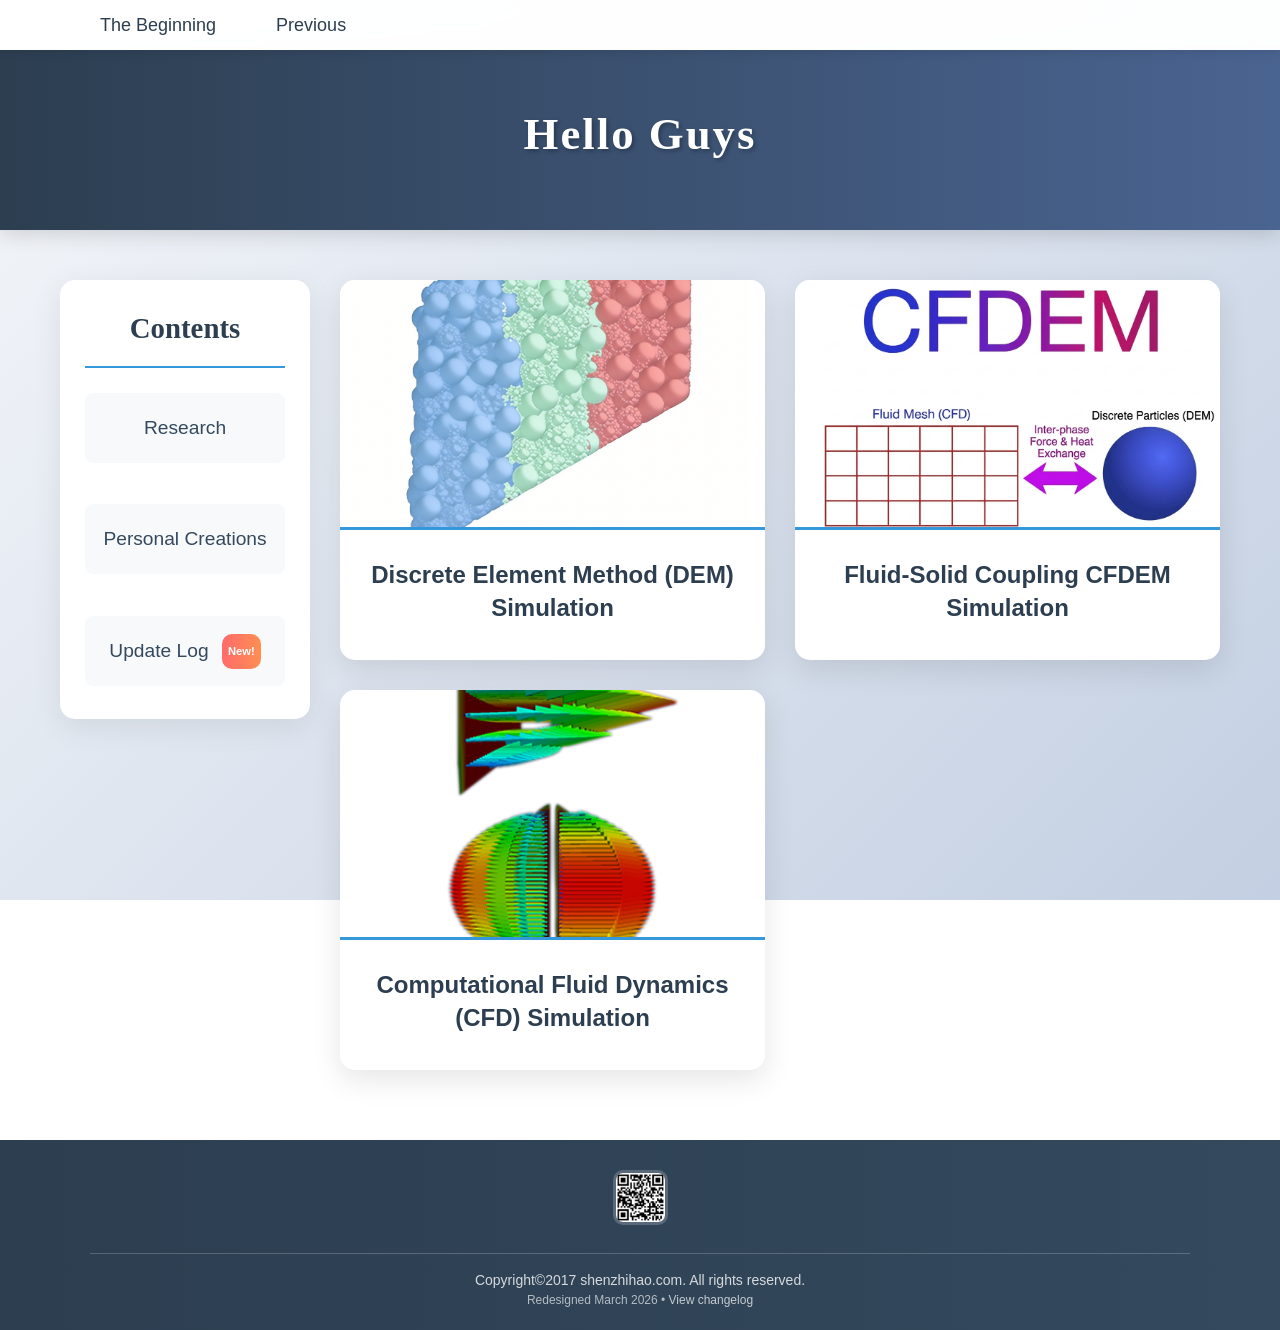
<file: index.html>
﻿<!DOCTYPE html>
<html lang="en">
<head>
    <meta charset="UTF-8">
    <meta name="viewport" content="width=device-width, initial-scale=1.0">
    <meta name="description" content="Research notes and personal creations by Shen Zhihao">
    <title>Shen Zhihao - Research Notes</title>
    <link rel="stylesheet" type="text/css" href="css/General_Setting.css">
    <link rel="stylesheet" type="text/css" href="css/index.css">
</head>
<body>
<div class="head">
    <div class="head_container">
        <ul class="index">
            <li class="index_li">
                <a class="link" href="index.html">The Beginning</a>
            </li>
            <li class="index_li">
                <a class="link" href="html/review.html">Previous</a>
            </li>
        </ul>
    </div>
</div>
<div class="top">
    <div class="top_container">
        <p class="blog_name">Hello Guys</p>
    </div>
</div>
<div class="body">
    <div class="body_left">
        <div class="Tags">
            <p class="Tag_name">Contents</p>
            <a class="Tag_link" href="html/myResearch.html">Research</a>
            <br/>
            <a class="Tag_link" href="html/myCreation.html">Personal Creations</a>
            <br/>
            <a class="Tag_link" href="html/updates.html">Update Log <span class="new-badge">New!</span></a>

        </div>
    </div>
    <div class="body_right">
        <div class="article">
            <a href="html/review.html">
                <img class="article_img" src="img/dem.png" alt="DEM_simulation">
                <p class="article_title">Discrete Element Method (DEM) Simulation</p>
            </a>
        </div>
        <div class="article">
            <a href="html/review.html">
                <img class="article_img" src="img/cfdemCover.jpg" alt="DEM_simulation">
                <p class="article_title">Fluid-Solid Coupling CFDEM Simulation</p>
            </a>
        </div>
        <div class="article">
            <a href="html/cfd.html">
                <img class="article_img" src="img/cfd.png" alt="DEM_simulation">
                <p class="article_title">Computational Fluid Dynamics (CFD) Simulation</p>
            </a>
        </div>
    </div>
</div>
<div class="footing">
    <div class="footing_container">
        <div class="footing_message" align="center">
            <img id="QR_Code" src="img/myQrCode.png" alt="QR Code" width="55" height="55">
        </div>
        <div class="copyright">
            <p>Copyright©2017 shenzhihao.com. All rights reserved.</p>
            <p style="font-size: 12px; opacity: 0.8;">Redesigned March 2026 • <a href="html/updates.html" style="color: rgba(255,255,255,0.9);">View changelog</a></p>
        </div>
    </div>
</div>
</body>
</html>
</file>
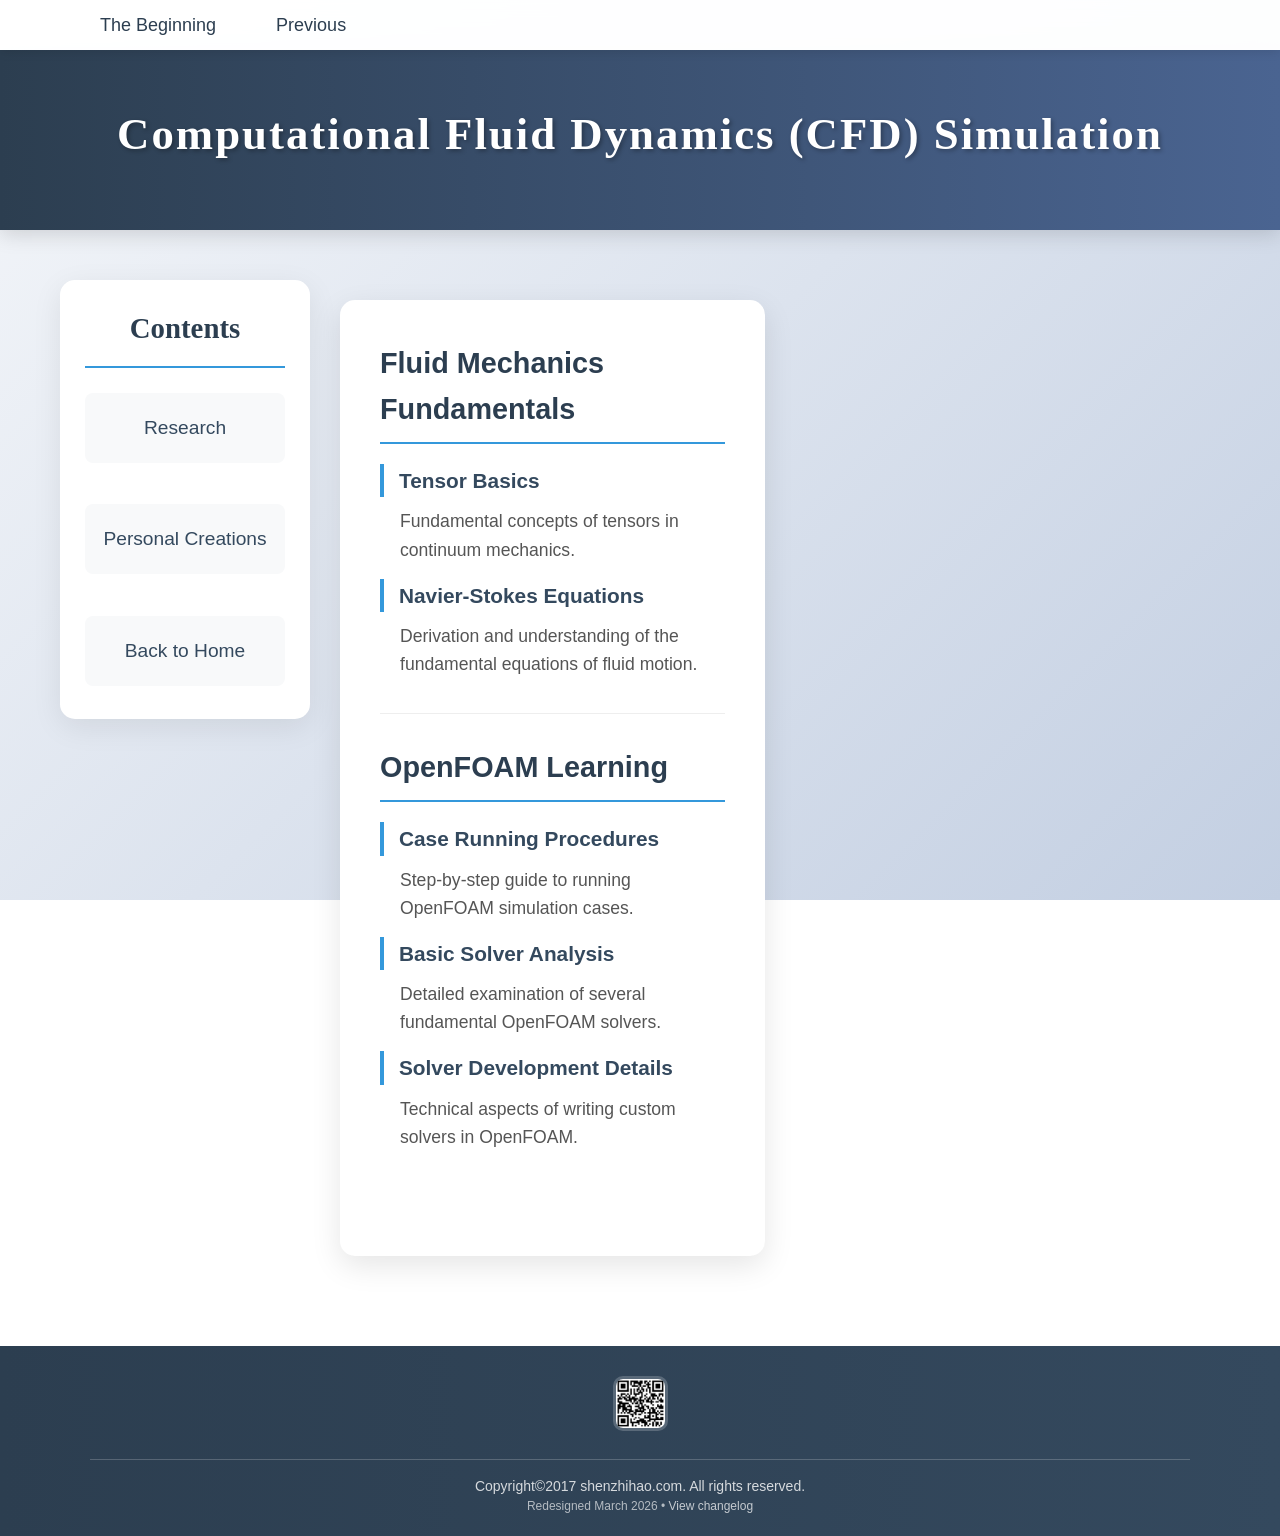
<file: html/cfd.html>
﻿<!DOCTYPE html>
<html lang="en">
<head>
    <meta charset="UTF-8">
    <meta name="viewport" content="width=device-width, initial-scale=1.0">
    <meta name="description" content="Computational Fluid Dynamics (CFD) simulation resources and OpenFOAM learning - Shen Zhihao's Research Notes">
    <title>Computational Fluid Dynamics - Shen Zhihao</title>
    <link rel="stylesheet" type="text/css" href="../css/General_Setting.css">
    <link rel="stylesheet" type="text/css" href="../css/index.css">
</head>
<body>
<div class="head">
    <div class="head_container">
        <ul class="index">
            <li class="index_li">
                <a class="link" href="../index.html">The Beginning</a>
            </li>
            <li class="index_li">
                <a class="link" href="review.html">Previous</a>
            </li>
        </ul>
    </div>
</div>
<div class="top">
    <div class="top_container">
        <p class="blog_name">Computational Fluid Dynamics (CFD) Simulation</p>
    </div>
</div>
<div class="body">
    <div class="body_left">
        <div class="Tags">
            <p class="Tag_name">Contents</p>
            <a class="Tag_link" href="myResearch.html">Research</a>
            <br/>
            <a class="Tag_link" href="myCreation.html">Personal Creations</a>
            <br/>
            <a class="Tag_link" href="../index.html">Back to Home</a>
        </div>
    </div>
    <div class="body_right">
        <div class="cfd-content">
            <div class="cfd-section">
                <h2 class="cfd-section-title">Fluid Mechanics Fundamentals</h2>
                <h3 class="cfd-topic">Tensor Basics</h3>
                <p>Fundamental concepts of tensors in continuum mechanics.</p>
                <h3 class="cfd-topic">Navier-Stokes Equations</h3>
                <p>Derivation and understanding of the fundamental equations of fluid motion.</p>
            </div>
            <div class="cfd-section">
                <h2 class="cfd-section-title">OpenFOAM Learning</h2>
                <h3 class="cfd-topic">Case Running Procedures</h3>
                <p>Step-by-step guide to running OpenFOAM simulation cases.</p>
                <h3 class="cfd-topic">Basic Solver Analysis</h3>
                <p>Detailed examination of several fundamental OpenFOAM solvers.</p>
                <h3 class="cfd-topic">Solver Development Details</h3>
                <p>Technical aspects of writing custom solvers in OpenFOAM.</p>
            </div>
        </div>
    </div>
</div>
<style>
    .cfd-content {
        background: white;
        border-radius: 15px;
        padding: 40px;
        box-shadow: 0 10px 30px rgba(0, 0, 0, 0.1);
        margin: 20px auto;
        max-width: 1000px;
        animation: fadeInUp 0.6s ease-out;
    }

    .cfd-section {
        margin-bottom: 30px;
        padding-bottom: 20px;
        border-bottom: 1px solid #eee;
    }

    .cfd-section:last-child {
        border-bottom: none;
    }

    .cfd-section-title {
        font-size: 1.8rem;
        color: #2c3e50;
        font-weight: 700;
        margin-bottom: 20px;
        padding-bottom: 10px;
        border-bottom: 2px solid #3498db;
    }

    .cfd-topic {
        font-size: 1.3rem;
        color: #34495e;
        font-weight: 600;
        margin: 15px 0 10px;
        padding-left: 15px;
        border-left: 4px solid #3498db;
    }

    .cfd-content p {
        font-size: 1.1rem;
        line-height: 1.6;
        color: #555;
        margin-bottom: 15px;
        padding-left: 20px;
    }

    .cfd-page {
        display: block !important;
        grid-template-columns: none !important;
    }
</style>
<div class="footing">
    <div class="footing_container">
        <div class="footing_message" align="center">
            <img id="QR_Code" src="../img/myQrCode.png" alt="QR Code" width="55" height="55">
        </div>
        <div class="copyright">
            <p>Copyright©2017 shenzhihao.com. All rights reserved.</p>
            <p style="font-size: 12px; opacity: 0.8;">Redesigned March 2026 • <a href="updates.html" style="color: rgba(255,255,255,0.9);">View changelog</a></p>
        </div>
    </div>
</div>
</body>
</html>
</file>
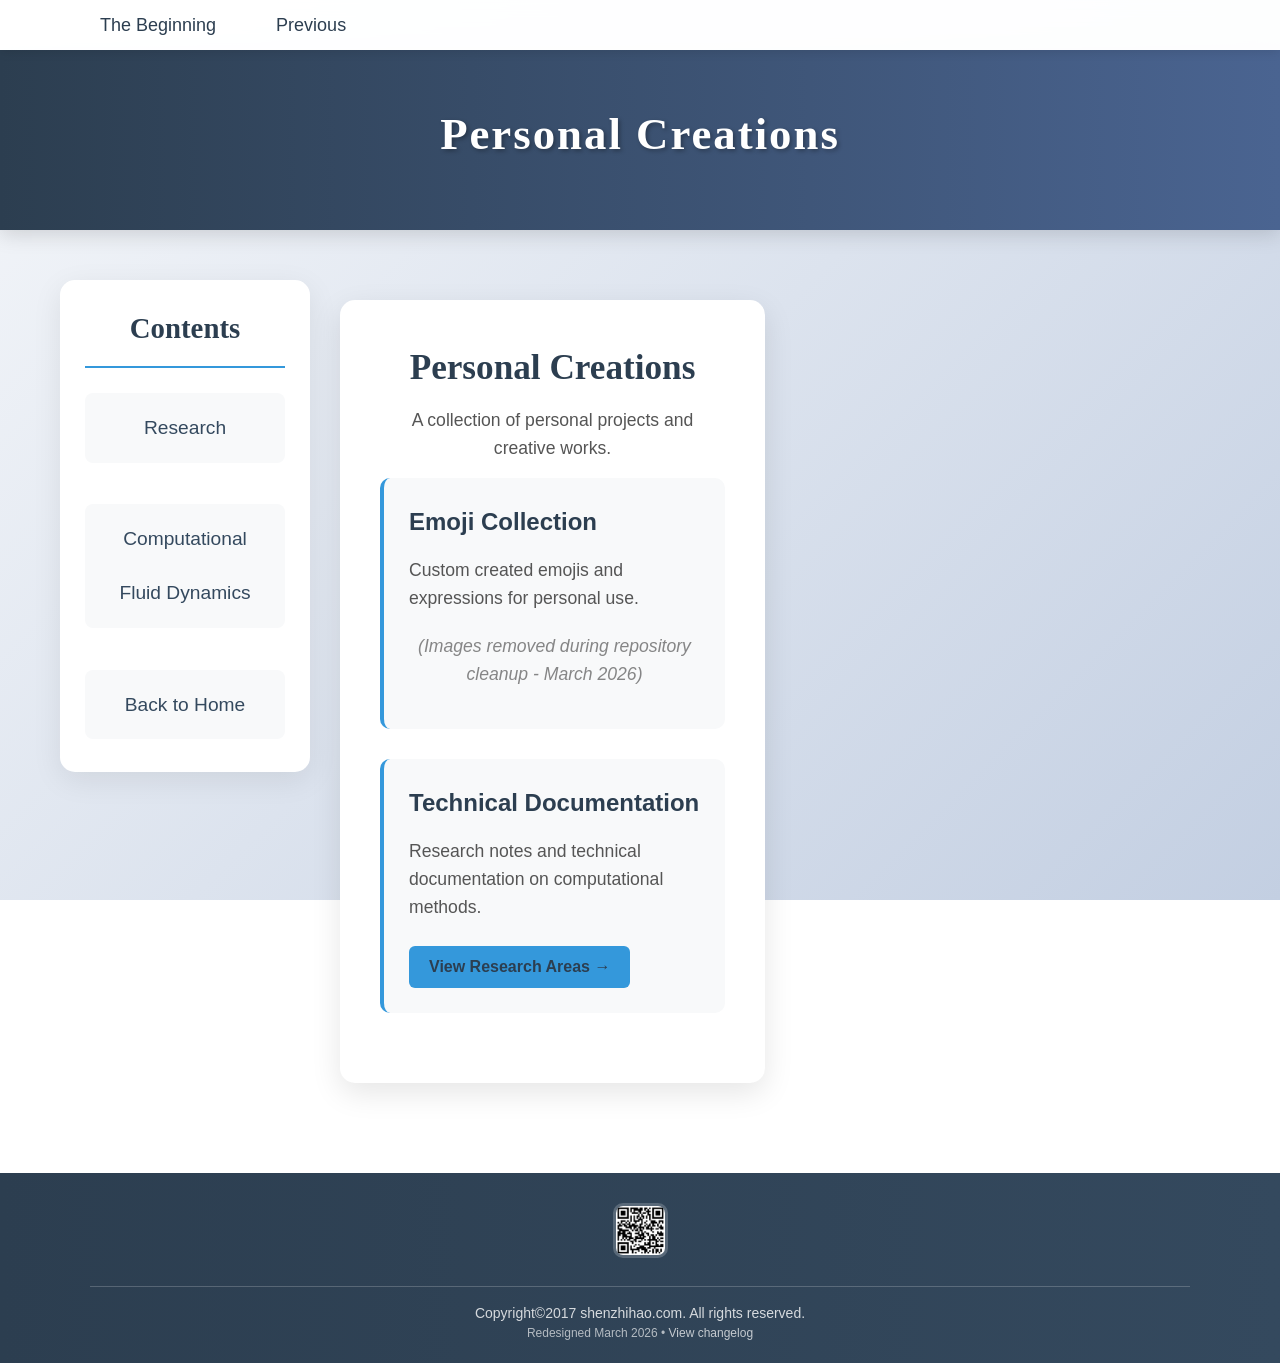
<file: html/myCreation.html>
﻿<!DOCTYPE html>
<html lang="en">
<head>
    <meta charset="UTF-8">
    <meta name="viewport" content="width=device-width, initial-scale=1.0">
    <meta name="description" content="Personal creations and projects - Shen Zhihao's Research Notes">
    <title>Personal Creations - Shen Zhihao</title>
    <link rel="stylesheet" type="text/css" href="../css/General_Setting.css">
    <link rel="stylesheet" type="text/css" href="../css/index.css">
</head>
<body>
<div class="head">
    <div class="head_container">
        <ul class="index">
            <li class="index_li">
                <a class="link" href="../index.html">The Beginning</a>
            </li>
            <li class="index_li">
                <a class="link" href="review.html">Previous</a>
            </li>
        </ul>
    </div>
</div>
<div class="top">
    <div class="top_container">
        <p class="blog_name">Personal Creations</p>
    </div>
</div>
<div class="body">
    <div class="body_left">
        <div class="Tags">
            <p class="Tag_name">Contents</p>
            <a class="Tag_link" href="myResearch.html">Research</a>
            <br/>
            <a class="Tag_link" href="cfd.html">Computational Fluid Dynamics</a>
            <br/>
            <a class="Tag_link" href="../index.html">Back to Home</a>
        </div>
    </div>
    <div class="body_right">
        <div class="creations-content">
            <h2 class="creations-title">Personal Creations</h2>
            <p class="creations-description">A collection of personal projects and creative works.</p>

            <div class="creations-section">
                <h3 class="creations-section-title">Emoji Collection</h3>
                <p>Custom created emojis and expressions for personal use.</p>
                <p style="text-align: center; opacity: 0.7; font-style: italic; margin-top: 20px;">
                    (Images removed during repository cleanup - March 2026)
                </p>
            </div>


            <div class="creations-section">
                <h3 class="creations-section-title">Technical Documentation</h3>
                <p>Research notes and technical documentation on computational methods.</p>
                <a href="myResearch.html" class="creations-link">View Research Areas →</a>
            </div>
        </div>
    </div>
</div>
<style>
    .creations-content {
        background: white;
        border-radius: 15px;
        padding: 40px;
        box-shadow: 0 10px 30px rgba(0, 0, 0, 0.1);
        margin: 20px auto;
        max-width: 1000px;
        animation: fadeInUp 0.6s ease-out;
    }

    .creations-title {
        font-size: 2.2rem;
        color: #2c3e50;
        font-weight: 700;
        margin-bottom: 10px;
        text-align: center;
        font-family: 'Georgia', serif;
    }

    .creations-description {
        font-size: 1.2rem;
        color: #7f8c8d;
        text-align: center;
        margin-bottom: 40px;
    }

    .creations-section {
        margin-bottom: 30px;
        padding: 25px;
        background: #f8f9fa;
        border-radius: 10px;
        border-left: 4px solid #3498db;
    }

    .creations-section-title {
        font-size: 1.5rem;
        color: #2c3e50;
        font-weight: 600;
        margin-bottom: 15px;
    }

    .creations-content p {
        font-size: 1.1rem;
        line-height: 1.6;
        color: #555;
        margin-bottom: 15px;
    }

    .creations-link {
        display: inline-block;
        margin-top: 10px;
        padding: 8px 20px;
        background: #3498db;
        color: white;
        text-decoration: none;
        border-radius: 6px;
        font-weight: 600;
        transition: all 0.3s ease;
    }

    .creations-link:hover {
        background: #2980b9;
        transform: translateY(-2px);
        box-shadow: 0 4px 12px rgba(52, 152, 219, 0.3);
    }

    .creations-page {
        display: block !important;
        grid-template-columns: none !important;
    }
</style>
<div class="footing">
    <div class="footing_container">
        <div class="footing_message" align="center">
            <img id="QR_Code" src="../img/myQrCode.png" alt="QR Code" width="55" height="55">
        </div>
        <div class="copyright">
            <p>Copyright©2017 shenzhihao.com. All rights reserved.</p>
            <p style="font-size: 12px; opacity: 0.8;">Redesigned March 2026 • <a href="updates.html" style="color: rgba(255,255,255,0.9);">View changelog</a></p>
        </div>
    </div>
</div>
</body>
</html>
</file>
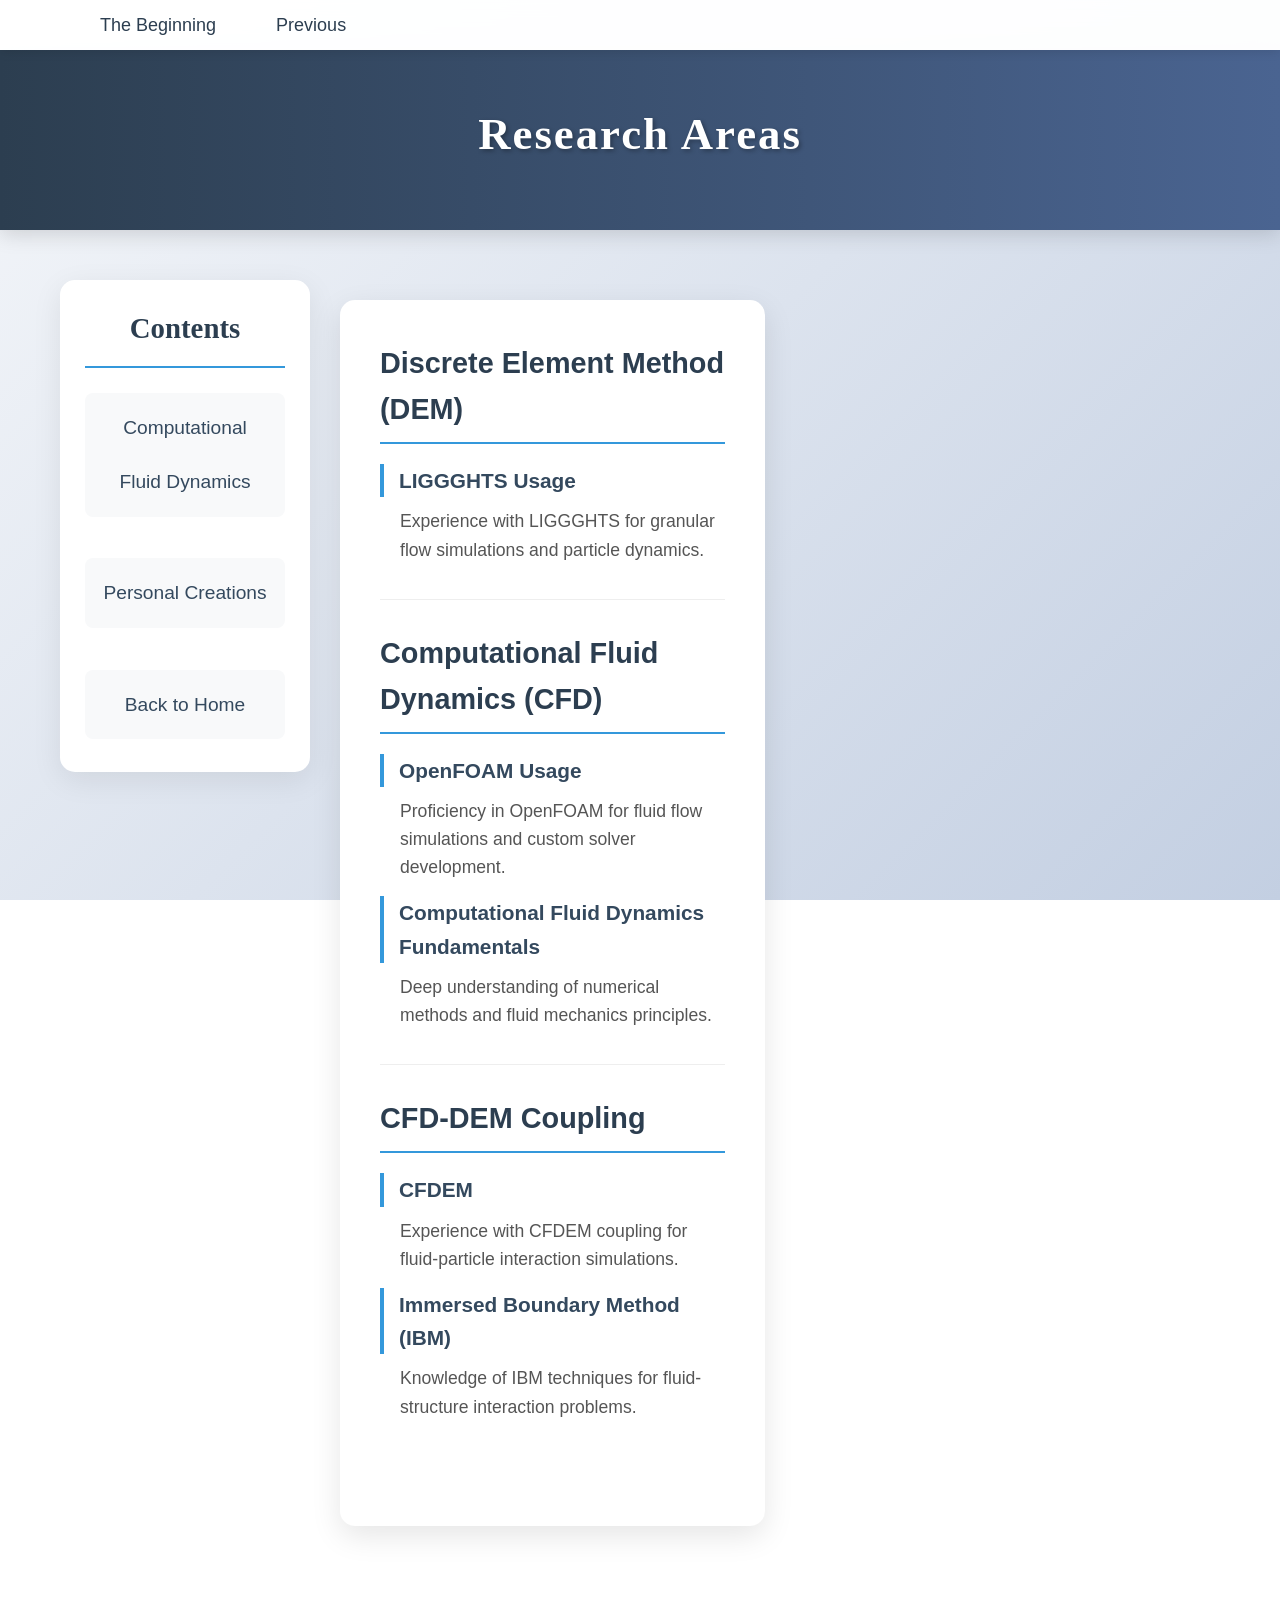
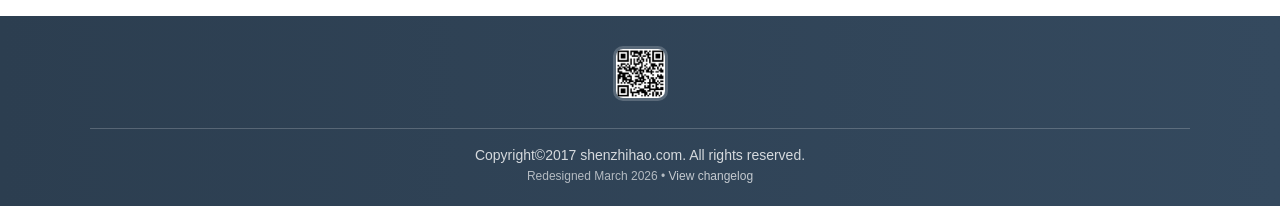
<file: html/myResearch.html>
﻿<!DOCTYPE html>
<html lang="en">
<head>
    <meta charset="UTF-8">
    <meta name="viewport" content="width=device-width, initial-scale=1.0">
    <meta name="description" content="Research areas including DEM, CFD, and CFD-DEM coupling - Shen Zhihao's Research Notes">
    <title>Research Areas - Shen Zhihao</title>
    <link rel="stylesheet" type="text/css" href="../css/General_Setting.css">
    <link rel="stylesheet" type="text/css" href="../css/index.css">
</head>
<body>
<div class="head">
    <div class="head_container">
        <ul class="index">
            <li class="index_li">
                <a class="link" href="../index.html">The Beginning</a>
            </li>
            <li class="index_li">
                <a class="link" href="review.html">Previous</a>
            </li>
        </ul>
    </div>
</div>
<div class="top">
    <div class="top_container">
        <p class="blog_name">Research Areas</p>
    </div>
</div>
<div class="body">
    <div class="body_left">
        <div class="Tags">
            <p class="Tag_name">Contents</p>
            <a class="Tag_link" href="cfd.html">Computational Fluid Dynamics</a>
            <br/>
            <a class="Tag_link" href="myCreation.html">Personal Creations</a>
            <br/>
            <a class="Tag_link" href="../index.html">Back to Home</a>
        </div>
    </div>
    <div class="body_right">
        <div class="research-content">
            <div class="research-section">
                <h2 class="research-section-title">Discrete Element Method (DEM)</h2>
                <h3 class="research-topic">LIGGGHTS Usage</h3>
                <p>Experience with LIGGGHTS for granular flow simulations and particle dynamics.</p>
            </div>
            <div class="research-section">
                <h2 class="research-section-title">Computational Fluid Dynamics (CFD)</h2>
                <h3 class="research-topic">OpenFOAM Usage</h3>
                <p>Proficiency in OpenFOAM for fluid flow simulations and custom solver development.</p>
                <h3 class="research-topic">Computational Fluid Dynamics Fundamentals</h3>
                <p>Deep understanding of numerical methods and fluid mechanics principles.</p>
            </div>
            <div class="research-section">
                <h2 class="research-section-title">CFD-DEM Coupling</h2>
                <h3 class="research-topic">CFDEM</h3>
                <p>Experience with CFDEM coupling for fluid-particle interaction simulations.</p>
                <h3 class="research-topic">Immersed Boundary Method (IBM)</h3>
                <p>Knowledge of IBM techniques for fluid-structure interaction problems.</p>
            </div>
        </div>
    </div>
</div>
<style>
    .research-content {
        background: white;
        border-radius: 15px;
        padding: 40px;
        box-shadow: 0 10px 30px rgba(0, 0, 0, 0.1);
        margin: 20px auto;
        max-width: 1000px;
        animation: fadeInUp 0.6s ease-out;
    }

    .research-section {
        margin-bottom: 30px;
        padding-bottom: 20px;
        border-bottom: 1px solid #eee;
    }

    .research-section:last-child {
        border-bottom: none;
    }

    .research-section-title {
        font-size: 1.8rem;
        color: #2c3e50;
        font-weight: 700;
        margin-bottom: 20px;
        padding-bottom: 10px;
        border-bottom: 2px solid #3498db;
    }

    .research-topic {
        font-size: 1.3rem;
        color: #34495e;
        font-weight: 600;
        margin: 15px 0 10px;
        padding-left: 15px;
        border-left: 4px solid #3498db;
    }

    .research-content p {
        font-size: 1.1rem;
        line-height: 1.6;
        color: #555;
        margin-bottom: 15px;
        padding-left: 20px;
    }

    .research-page {
        display: block !important;
        grid-template-columns: none !important;
    }
</style>
<div class="footing">
    <div class="footing_container">
        <div class="footing_message" align="center">
            <img id="QR_Code" src="../img/myQrCode.png" alt="QR Code" width="55" height="55">
        </div>
        <div class="copyright">
            <p>Copyright©2017 shenzhihao.com. All rights reserved.</p>
            <p style="font-size: 12px; opacity: 0.8;">Redesigned March 2026 • <a href="updates.html" style="color: rgba(255,255,255,0.9);">View changelog</a></p>
        </div>
    </div>
</div>
</body>
</html>
</file>
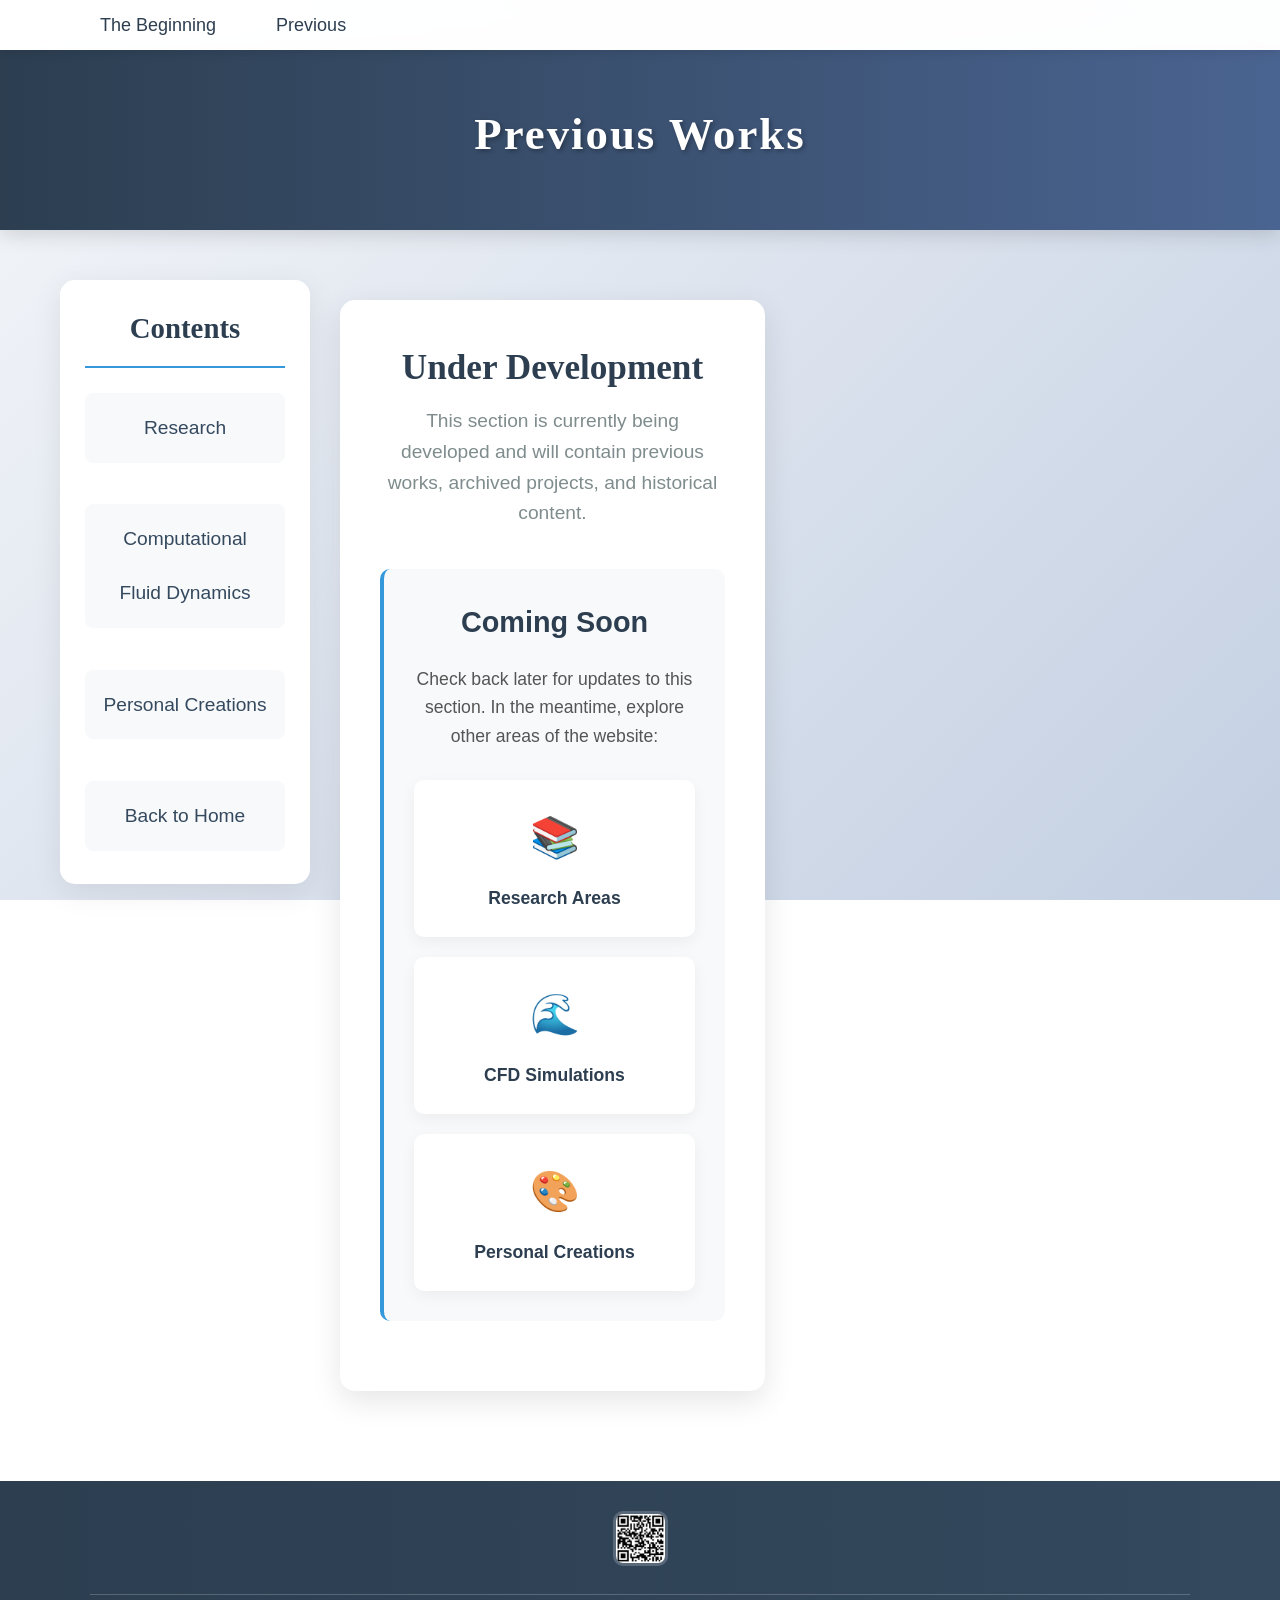
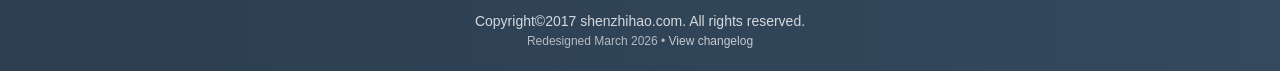
<file: html/review.html>
<!DOCTYPE html>
<html lang="en">
<head>
    <meta charset="UTF-8">
    <meta name="viewport" content="width=device-width, initial-scale=1.0">
    <meta name="description" content="Previous works and archived projects - Shen Zhihao's Research Notes">
    <title>Previous Works - Shen Zhihao</title>
    <link rel="stylesheet" type="text/css" href="../css/General_Setting.css">
    <link rel="stylesheet" type="text/css" href="../css/index.css">
</head>
<body>
<div class="head">
    <div class="head_container">
        <ul class="index">
            <li class="index_li">
                <a class="link" href="../index.html">The Beginning</a>
            </li>
            <li class="index_li">
                <a class="link" href="review.html">Previous</a>
            </li>
        </ul>
    </div>
</div>
<div class="top">
    <div class="top_container">
        <p class="blog_name">Previous Works</p>
    </div>
</div>
<div class="body">
    <div class="body_left">
        <div class="Tags">
            <p class="Tag_name">Contents</p>
            <a class="Tag_link" href="myResearch.html">Research</a>
            <br/>
            <a class="Tag_link" href="cfd.html">Computational Fluid Dynamics</a>
            <br/>
            <a class="Tag_link" href="myCreation.html">Personal Creations</a>
            <br/>
            <a class="Tag_link" href="../index.html">Back to Home</a>
        </div>
    </div>
    <div class="body_right">
        <div class="review-content">
            <h2 class="review-title">Under Development</h2>
            <p class="review-description">This section is currently being developed and will contain previous works, archived projects, and historical content.</p>

            <div class="review-section">
                <h3 class="review-section-title">Coming Soon</h3>
                <p>Check back later for updates to this section. In the meantime, explore other areas of the website:</p>

                <div class="review-links">
                    <a href="myResearch.html" class="review-link">
                        <span class="link-icon">📚</span>
                        <span class="link-text">Research Areas</span>
                    </a>
                    <a href="cfd.html" class="review-link">
                        <span class="link-icon">🌊</span>
                        <span class="link-text">CFD Simulations</span>
                    </a>
                    <a href="myCreation.html" class="review-link">
                        <span class="link-icon">🎨</span>
                        <span class="link-text">Personal Creations</span>
                    </a>
                </div>
            </div>
        </div>
    </div>
</div>
<style>
    .review-content {
        background: white;
        border-radius: 15px;
        padding: 40px;
        box-shadow: 0 10px 30px rgba(0, 0, 0, 0.1);
        margin: 20px auto;
        max-width: 1000px;
        animation: fadeInUp 0.6s ease-out;
    }

    .review-title {
        font-size: 2.2rem;
        color: #2c3e50;
        font-weight: 700;
        margin-bottom: 10px;
        text-align: center;
        font-family: 'Georgia', serif;
    }

    .review-description {
        font-size: 1.2rem;
        color: #7f8c8d;
        text-align: center;
        margin-bottom: 40px;
    }

    .review-section {
        margin-bottom: 30px;
        padding: 30px;
        background: #f8f9fa;
        border-radius: 10px;
        border-left: 4px solid #3498db;
        text-align: center;
    }

    .review-section-title {
        font-size: 1.8rem;
        color: #2c3e50;
        font-weight: 600;
        margin-bottom: 20px;
    }

    .review-section p {
        font-size: 1.1rem;
        line-height: 1.6;
        color: #555;
        margin-bottom: 30px;
    }

    .review-links {
        display: grid;
        grid-template-columns: repeat(auto-fit, minmax(200px, 1fr));
        gap: 20px;
        margin-top: 30px;
    }

    .review-link {
        display: flex;
        flex-direction: column;
        align-items: center;
        padding: 25px 20px;
        background: white;
        border-radius: 10px;
        text-decoration: none;
        color: #2c3e50;
        transition: all 0.3s ease;
        box-shadow: 0 5px 15px rgba(0, 0, 0, 0.05);
    }

    .review-link:hover {
        transform: translateY(-5px);
        box-shadow: 0 10px 25px rgba(0, 0, 0, 0.1);
        color: #3498db;
    }

    .link-icon {
        font-size: 2.5rem;
        margin-bottom: 15px;
    }

    .link-text {
        font-size: 1.1rem;
        font-weight: 600;
    }

    .review-page {
        display: block !important;
        grid-template-columns: none !important;
    }
</style>
<div class="footing">
    <div class="footing_container">
        <div class="footing_message" align="center">
            <img id="QR_Code" src="../img/myQrCode.png" alt="QR Code" width="55" height="55">
        </div>
        <div class="copyright">
            <p>Copyright©2017 shenzhihao.com. All rights reserved.</p>
            <p style="font-size: 12px; opacity: 0.8;">Redesigned March 2026 • <a href="updates.html" style="color: rgba(255,255,255,0.9);">View changelog</a></p>
        </div>
    </div>
</div>
</body>
</html>
</file>
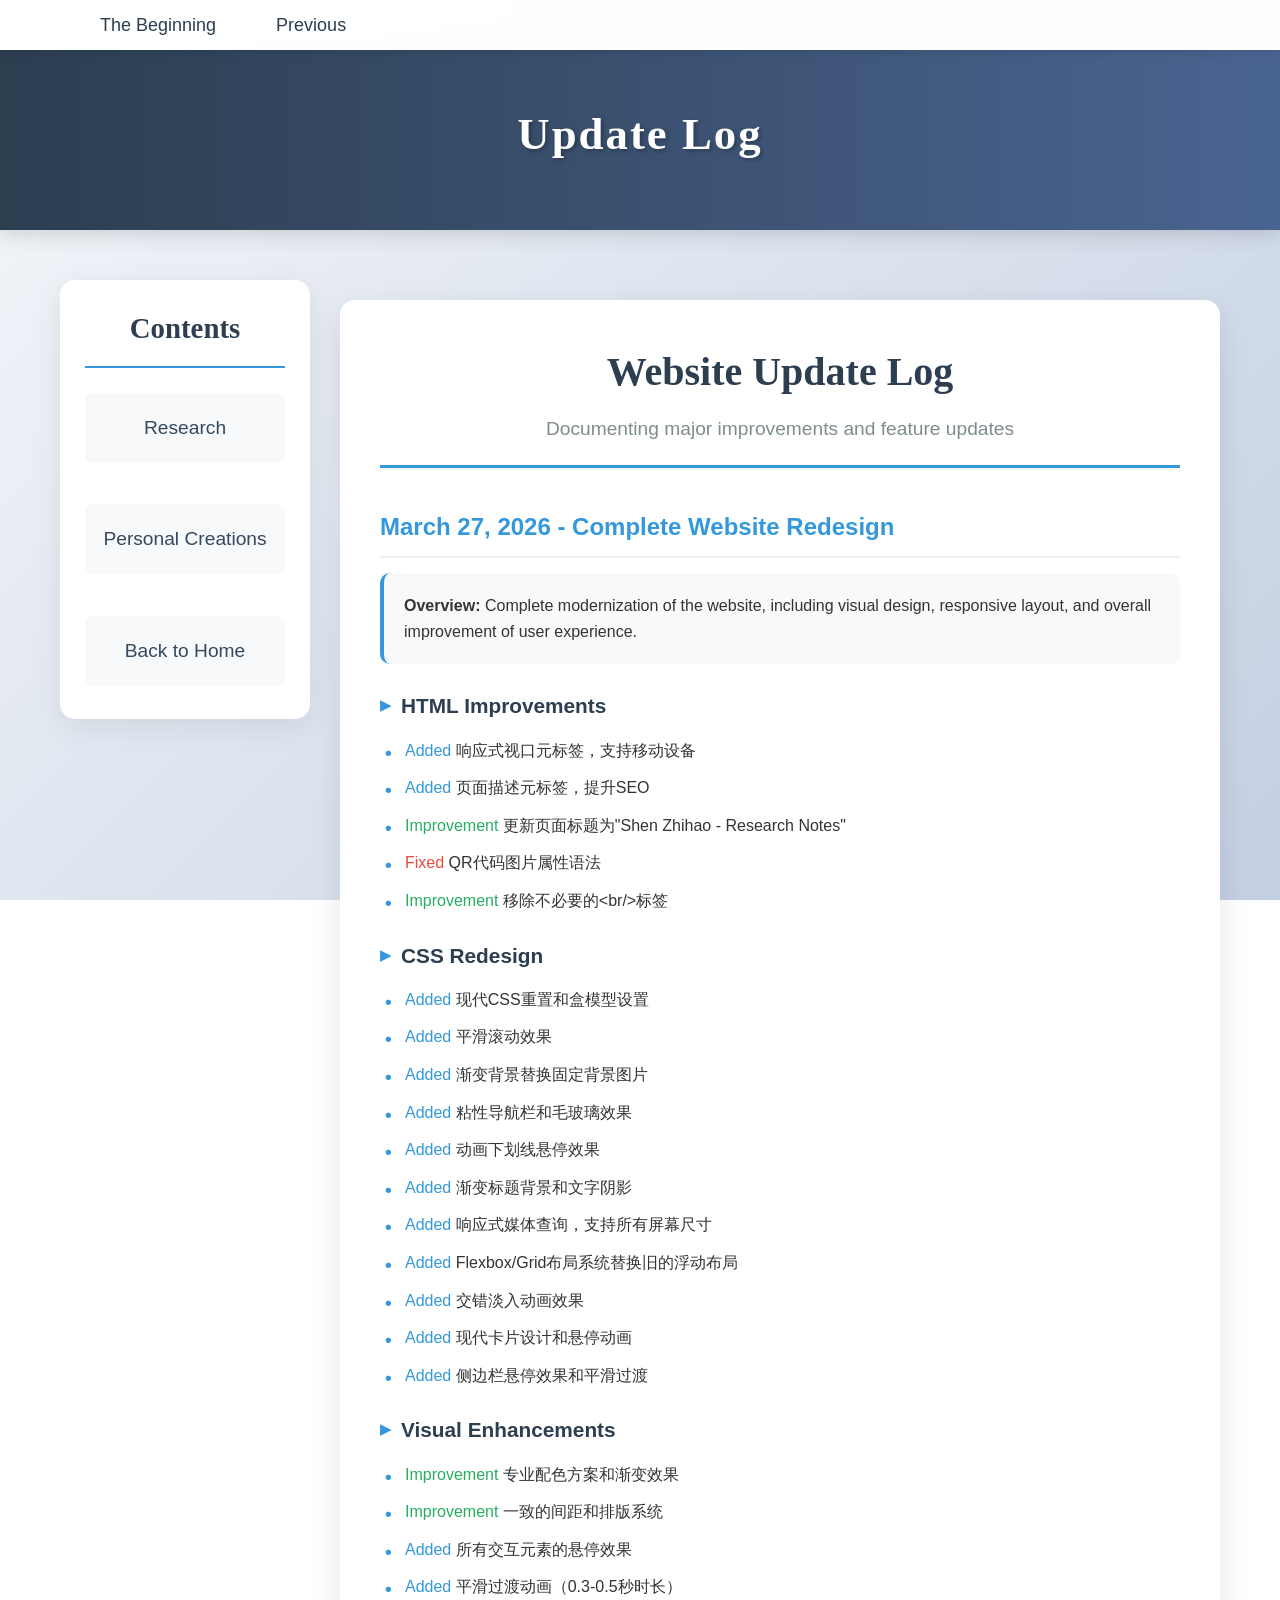
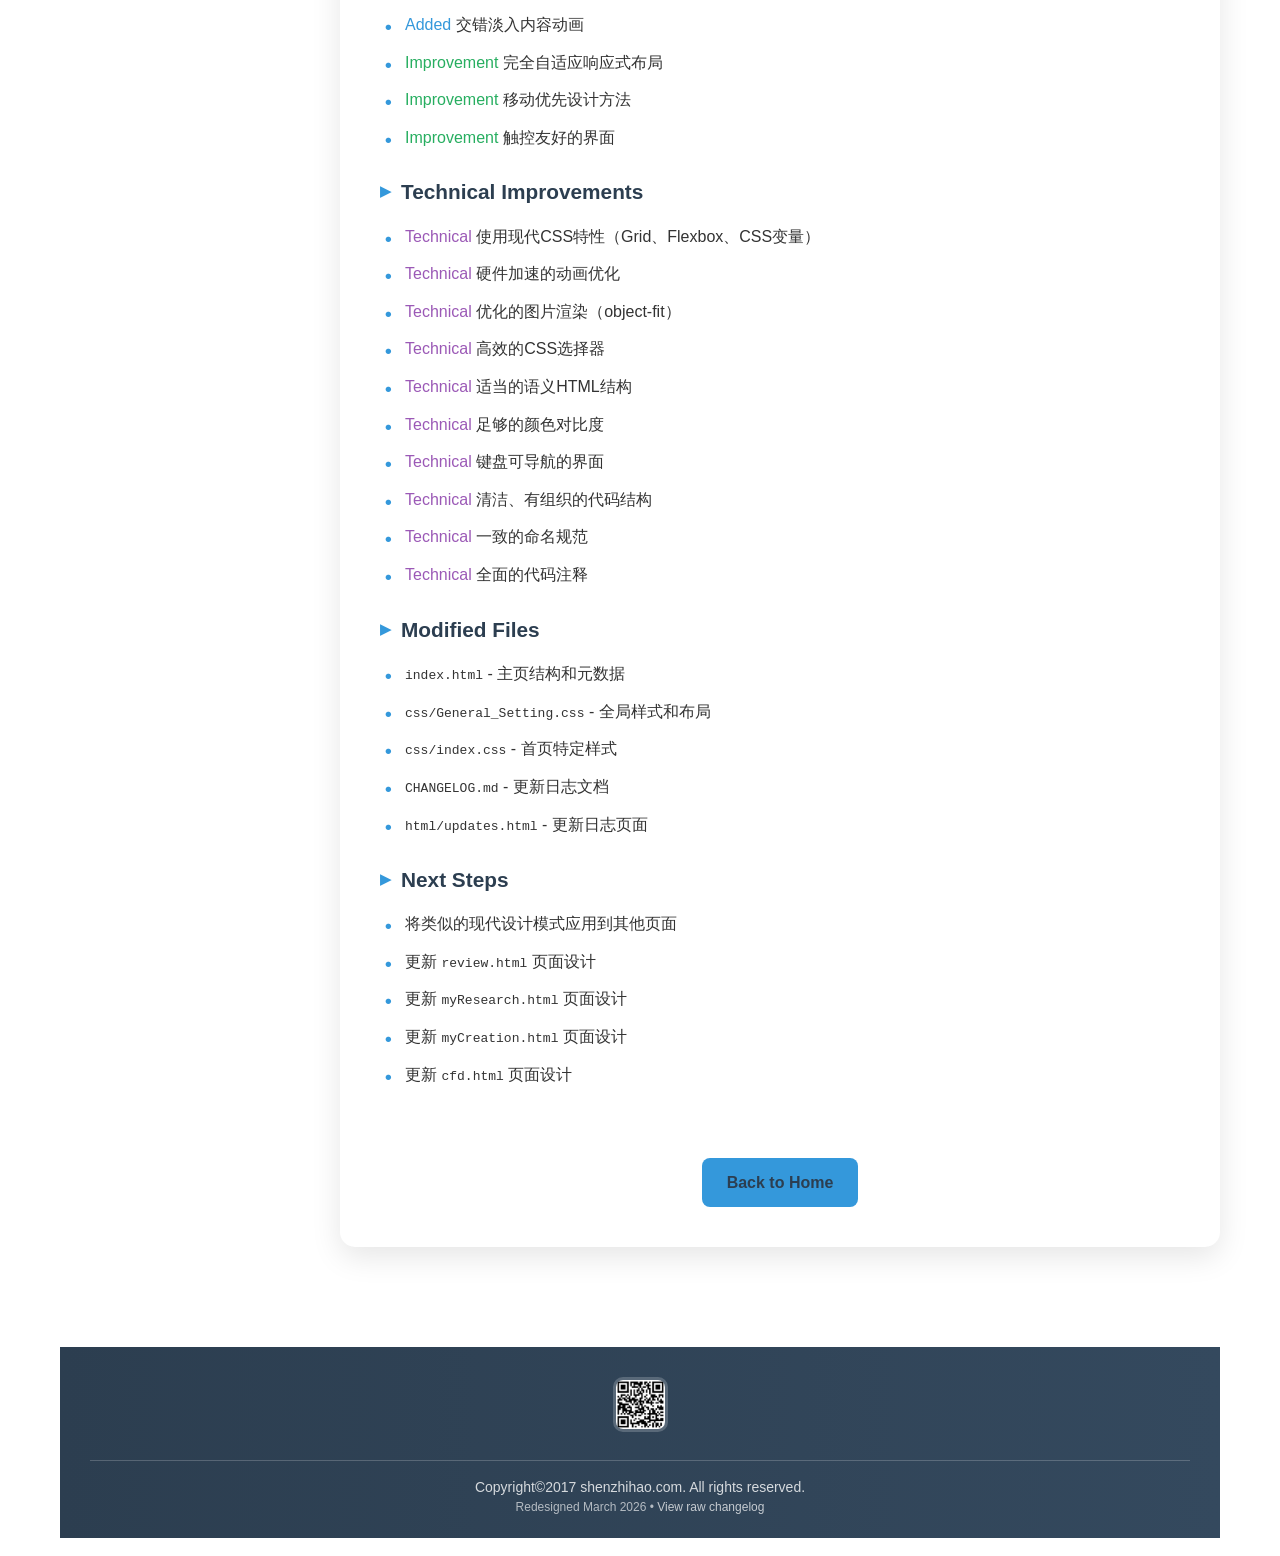
<file: html/updates.html>
<!DOCTYPE html>
<html lang="en">
<head>
    <meta charset="UTF-8">
    <meta name="viewport" content="width=device-width, initial-scale=1.0">
    <meta name="description" content="Website updates and changelog - Shen Zhihao's Research Notes">
    <title>Updates - Shen Zhihao</title>
    <link rel="stylesheet" type="text/css" href="../css/General_Setting.css">
    <link rel="stylesheet" type="text/css" href="../css/index.css">
    <style>
        .updates-content {
            background: white;
            border-radius: 15px;
            padding: 40px;
            box-shadow: 0 10px 30px rgba(0, 0, 0, 0.1);
            margin: 20px auto;
            max-width: 1000px;
            animation: fadeInUp 0.6s ease-out;
        }

        .updates-header {
            text-align: center;
            margin-bottom: 40px;
            border-bottom: 3px solid #3498db;
            padding-bottom: 20px;
        }

        .updates-title {
            font-size: 2.5rem;
            color: #2c3e50;
            font-weight: 700;
            margin-bottom: 10px;
            font-family: 'Georgia', serif;
        }

        .updates-subtitle {
            font-size: 1.2rem;
            color: #7f8c8d;
            font-weight: 400;
        }

        .changelog-section {
            margin-bottom: 40px;
        }

        .changelog-date {
            font-size: 1.5rem;
            color: #3498db;
            font-weight: 600;
            margin-bottom: 15px;
            padding-bottom: 10px;
            border-bottom: 2px solid #eee;
        }

        .changelog-overview {
            background: #f8f9fa;
            padding: 20px;
            border-radius: 10px;
            margin-bottom: 25px;
            border-left: 4px solid #3498db;
        }

        .changelog-category {
            margin-bottom: 25px;
        }

        .category-title {
            font-size: 1.3rem;
            color: #2c3e50;
            font-weight: 600;
            margin-bottom: 15px;
            display: flex;
            align-items: center;
        }

        .category-title::before {
            content: '▶';
            color: #3498db;
            margin-right: 10px;
            font-size: 0.9rem;
        }

        .changes-list {
            list-style-type: none;
            padding-left: 25px;
        }

        .changes-list li {
            margin-bottom: 12px;
            position: relative;
            line-height: 1.6;
        }

        .changes-list li::before {
            content: '•';
            color: #3498db;
            font-weight: bold;
            position: absolute;
            left: -20px;
            font-size: 1.2rem;
        }

        .improvement {
            color: #27ae60;
            font-weight: 500;
        }

        .added {
            color: #3498db;
            font-weight: 500;
        }

        .fixed {
            color: #e74c3c;
            font-weight: 500;
        }

        .technical {
            color: #9b59b6;
            font-weight: 500;
        }

        .back-to-home {
            display: inline-block;
            margin-top: 30px;
            padding: 12px 25px;
            background: #3498db;
            color: white;
            text-decoration: none;
            border-radius: 8px;
            font-weight: 600;
            transition: all 0.3s ease;
            text-align: center;
        }

        .back-to-home:hover {
            background: #2980b9;
            transform: translateY(-3px);
            box-shadow: 0 5px 15px rgba(52, 152, 219, 0.3);
        }

        .updates-page {
            display: block !important;
            grid-template-columns: none !important;
        }

        @media screen and (max-width: 768px) {
            .updates-content {
                padding: 25px;
                margin: 10px;
            }

            .updates-title {
                font-size: 2rem;
            }

            .changelog-date {
                font-size: 1.3rem;
            }
        }

        .loading, .error, .no-updates {
            text-align: center;
            padding: 40px;
            font-size: 1.1rem;
            color: #7f8c8d;
        }

        .error {
            color: #e74c3c;
        }

        .no-updates {
            color: #3498db;
        }
    </style>
</head>
<body>
<div class="head">
    <div class="head_container">
        <ul class="index">
            <li class="index_li">
                <a class="link" href="../index.html">The Beginning</a>
            </li>
            <li class="index_li">
                <a class="link" href="review.html">Previous</a>
            </li>
        </ul>
    </div>
</div>
<div class="top">
    <div class="top_container">
        <p class="blog_name">Update Log</p>
    </div>
</div>
<div class="body">
    <div class="body_left">
        <div class="Tags">
            <p class="Tag_name">Contents</p>
            <a class="Tag_link" href="myResearch.html">Research</a>
            <br/>
            <a class="Tag_link" href="myCreation.html">Personal Creations</a>
            <br/>
            <a class="Tag_link" href="../index.html">Back to Home</a>
        </div>
    </div>
    <div class="body_right updates-page">
        <div class="updates-content">
            <div class="updates-header">
                <h1 class="updates-title">Website Update Log</h1>
                <p class="updates-subtitle">Documenting major improvements and feature updates</p>
            </div>

<div id="updates-container">
    <!-- Static update for March 27, 2026 -->
    <div class="changelog-section" data-update-filename="2026-03-27.json">
        <h2 class="changelog-date">March 27, 2026 - Complete Website Redesign</h2>
        <div class="changelog-overview">
            <p><strong>Overview:</strong> Complete modernization of the website, including visual design, responsive layout, and overall improvement of user experience.</p>
        </div>

        <div class="changelog-category">
            <h3 class="category-title">HTML Improvements</h3>
            <ul class="changes-list">
                <li><span class="added">Added</span> 响应式视口元标签，支持移动设备</li>
                <li><span class="added">Added</span> 页面描述元标签，提升SEO</li>
                <li><span class="improvement">Improvement</span> 更新页面标题为"Shen Zhihao - Research Notes"</li>
                <li><span class="fixed">Fixed</span> QR代码图片属性语法</li>
                <li><span class="improvement">Improvement</span> 移除不必要的&lt;br/&gt;标签</li>
            </ul>
        </div>

        <div class="changelog-category">
            <h3 class="category-title">CSS Redesign</h3>
            <ul class="changes-list">
                <li><span class="added">Added</span> 现代CSS重置和盒模型设置</li>
                <li><span class="added">Added</span> 平滑滚动效果</li>
                <li><span class="added">Added</span> 渐变背景替换固定背景图片</li>
                <li><span class="added">Added</span> 粘性导航栏和毛玻璃效果</li>
                <li><span class="added">Added</span> 动画下划线悬停效果</li>
                <li><span class="added">Added</span> 渐变标题背景和文字阴影</li>
                <li><span class="added">Added</span> 响应式媒体查询，支持所有屏幕尺寸</li>
                <li><span class="added">Added</span> Flexbox/Grid布局系统替换旧的浮动布局</li>
                <li><span class="added">Added</span> 交错淡入动画效果</li>
                <li><span class="added">Added</span> 现代卡片设计和悬停动画</li>
                <li><span class="added">Added</span> 侧边栏悬停效果和平滑过渡</li>
            </ul>
        </div>

        <div class="changelog-category">
            <h3 class="category-title">Visual Enhancements</h3>
            <ul class="changes-list">
                <li><span class="improvement">Improvement</span> 专业配色方案和渐变效果</li>
                <li><span class="improvement">Improvement</span> 一致的间距和排版系统</li>
                <li><span class="added">Added</span> 所有交互元素的悬停效果</li>
                <li><span class="added">Added</span> 平滑过渡动画（0.3-0.5秒时长）</li>
                <li><span class="added">Added</span> 交错淡入内容动画</li>
                <li><span class="improvement">Improvement</span> 完全自适应响应式布局</li>
                <li><span class="improvement">Improvement</span> 移动优先设计方法</li>
                <li><span class="improvement">Improvement</span> 触控友好的界面</li>
            </ul>
        </div>

        <div class="changelog-category">
            <h3 class="category-title">Technical Improvements</h3>
            <ul class="changes-list">
                <li><span class="technical">Technical</span> 使用现代CSS特性（Grid、Flexbox、CSS变量）</li>
                <li><span class="technical">Technical</span> 硬件加速的动画优化</li>
                <li><span class="technical">Technical</span> 优化的图片渲染（object-fit）</li>
                <li><span class="technical">Technical</span> 高效的CSS选择器</li>
                <li><span class="technical">Technical</span> 适当的语义HTML结构</li>
                <li><span class="technical">Technical</span> 足够的颜色对比度</li>
                <li><span class="technical">Technical</span> 键盘可导航的界面</li>
                <li><span class="technical">Technical</span> 清洁、有组织的代码结构</li>
                <li><span class="technical">Technical</span> 一致的命名规范</li>
                <li><span class="technical">Technical</span> 全面的代码注释</li>
            </ul>
        </div>

        <div class="changelog-category">
            <h3 class="category-title">Modified Files</h3>
            <ul class="changes-list">
                <li><code>index.html</code> - 主页结构和元数据</li>
                <li><code>css/General_Setting.css</code> - 全局样式和布局</li>
                <li><code>css/index.css</code> - 首页特定样式</li>
                <li><code>CHANGELOG.md</code> - 更新日志文档</li>
                <li><code>html/updates.html</code> - 更新日志页面</li>
            </ul>
        </div>

        <div class="changelog-category">
            <h3 class="category-title">Next Steps</h3>
            <ul class="changes-list">
                <li>将类似的现代设计模式应用到其他页面</li>
                <li>更新 <code>review.html</code> 页面设计</li>
                <li>更新 <code>myResearch.html</code> 页面设计</li>
                <li>更新 <code>myCreation.html</code> 页面设计</li>
                <li>更新 <code>cfd.html</code> 页面设计</li>
            </ul>
        </div>

    </div>

    <!-- Dynamic updates will be loaded here by JavaScript -->
    <div id="dynamic-updates-container"></div>

    <noscript>
        <div class="error">
            <p>JavaScript is required to load future updates. Please enable JavaScript to view the latest update log.</p>
            <p>Alternatively, you can view the raw update files in the <code>data/updates/</code> directory.</p>
        </div>
    </noscript>
</div>
            <div style="text-align: center;">
                <a href="../index.html" class="back-to-home">Back to Home</a>
            </div>
        </div>
</div>
<div class="footing">
    <div class="footing_container">
        <div class="footing_message" align="center">
            <img id="QR_Code" src="../img/myQrCode.png" alt="QR Code" width="55" height="55">
        </div>
        <div class="copyright">
            <p>Copyright©2017 shenzhihao.com. All rights reserved.</p>
            <p style="font-size: 12px; opacity: 0.8;">Redesigned March 2026 • <a href="../CHANGELOG.md" style="color: rgba(255,255,255,0.9);">View raw changelog</a></p>
        </div>
    </div>
</div>
<script>
// Simplified script for loading future updates only
// This loads updates that are not already present as static content
async function loadFutureUpdates() {
    const container = document.getElementById('dynamic-updates-container');
    if (!container) return;

    // List of update files to load (excluding already statically rendered ones)
    const updateFiles = [
        // Add future update files here, e.g.:
        // '../data/updates/2026-03-28.json',
    ];

    // Get already rendered update filenames from data attributes
    const existingUpdates = new Set();
    document.querySelectorAll('[data-update-filename]').forEach(el => {
        existingUpdates.add(el.getAttribute('data-update-filename'));
    });

    let newUpdates = [];

    // Load each update file
    for (const file of updateFiles) {
        const filename = file.split('/').pop();
        if (existingUpdates.has(filename)) {
            continue; // Skip already rendered updates
        }

        try {
            const response = await fetch(file);
            if (!response.ok) continue;
            const update = await response.json();
            update._filename = file;
            newUpdates.push(update);
        } catch (err) {
            console.error(`Error loading ${file}:`, err);
        }
    }

    // Sort by date (newest first)
    newUpdates.sort((a, b) => {
        const dateA = a._filename.match(/\d{4}-\d{2}-\d{2}/);
        const dateB = b._filename.match(/\d{4}-\d{2}-\d{2}/);
        if (dateA && dateB) {
            return dateB[0].localeCompare(dateA[0]);
        }
        return 0;
    });

    // Render new updates
    newUpdates.forEach(update => {
        const updateElement = document.createElement('div');
        updateElement.className = 'changelog-section';
        updateElement.setAttribute('data-update-filename', update._filename.split('/').pop());

        let html = `
            <h2 class="changelog-date">${escapeHTML(update.date)} - ${escapeHTML(update.title)}</h2>
            <div class="changelog-overview">
                <p><strong>Overview:</strong> ${escapeHTML(update.overview)}</p>
            </div>
        `;

        if (update.categories && Array.isArray(update.categories)) {
            update.categories.forEach(category => {
                html += `
                    <div class="changelog-category">
                        <h3 class="category-title">${escapeHTML(category.title)}</h3>
                        <ul class="changes-list">
                `;

                if (category.changes && Array.isArray(category.changes)) {
                    category.changes.forEach(change => {
                        let changeText = '';
                        if (change.type) {
                            const chineseLabels = { 'added': '新增', 'improvement': '改进', 'fixed': '修复', 'technical': '技术' };
                            const typeLabels = { 'added': 'Added', 'improvement': 'Improvement', 'fixed': 'Fixed', 'technical': 'Technical' };
                            const chineseLabel = chineseLabels[change.type] || '';
                            const displayLabel = typeLabels[change.type] || change.type;

                            let description = change.text;
                            if (chineseLabel && description.includes(chineseLabel)) {
                                description = description.replace(chineseLabel, '').trim();
                            }

                            // Simple markdown conversion
                            description = description.replace(/\*\*(.*?)\*\*/g, '<strong>$1</strong>')
                                                   .replace(/`(.*?)`/g, '<code>$1</code>')
                                                   .replace(/\[(.*?)\]\((.*?)\)/g, '<a href="$2" target="_blank" rel="noopener">$1</a>');

                            changeText = `<li><span class="${change.type}">${escapeHTML(displayLabel)}</span> ${description}</li>`;
                        } else {
                            let text = change.text;
                            text = text.replace(/\*\*(.*?)\*\*/g, '<strong>$1</strong>')
                                       .replace(/`(.*?)`/g, '<code>$1</code>')
                                       .replace(/\[(.*?)\]\((.*?)\)/g, '<a href="$2" target="_blank" rel="noopener">$1</a>');
                            changeText = `<li>${text}</li>`;
                        }
                        html += changeText;
                    });
                }

                html += `
                        </ul>
                    </div>
                `;
            });
        }

        updateElement.innerHTML = html;
        container.appendChild(updateElement);
    });

    // Hide container if no new updates
    if (newUpdates.length === 0) {
        container.style.display = 'none';
    }
}

// Helper function from earlier (needed for escaping)
function escapeHTML(text) {
    if (!text) return '';
    const div = document.createElement('div');
    div.textContent = text;
    return div.innerHTML;
}

// Load future updates when page loads
document.addEventListener('DOMContentLoaded', loadFutureUpdates);
</script>
</body>
</html>
</file>
<file: css/General_Setting.css>
/* Reset and base styles */
* {
    margin: 0;
    padding: 0;
    box-sizing: border-box;
}

html {
    scroll-behavior: smooth;
}

/* Animations */
@keyframes fadeIn {
    from { opacity: 0; }
    to { opacity: 1; }
}

@keyframes slideDown {
    from {
        opacity: 0;
        transform: translateY(-20px);
    }
    to {
        opacity: 1;
        transform: translateY(0);
    }
}

body {
    font-family: 'Segoe UI', 'Microsoft YaHei', sans-serif;
    background: linear-gradient(135deg, #f5f7fa 0%, #c3cfe2 100%);
    background-attachment: fixed;
    color: #333;
    line-height: 1.6;
}

a:link, a:visited {
    text-decoration: none;
    color: #2c3e50;
    transition: all 0.3s ease;
}

a:hover, a:active {
    color: #3498db;
}

.head {
    width: 100%;
    height: 50px;
    background-color: rgba(255, 255, 255, 0.95);
    box-shadow: 0 2px 10px rgba(0, 0, 0, 0.1);
    position: sticky;
    top: 0;
    z-index: 1000;
    backdrop-filter: blur(10px);
    animation: slideDown 0.5s ease-out;
}

.head_container {
    display: flex;
    align-items: center;
    height: 100%;
    font-size: 18px;
    font-weight: 600;
}

.index {
    list-style: none;
    display: flex;
    gap: 40px;
}

.index_li {
    display: inline-block;
}

.link {
    padding: 5px 10px;
    border-radius: 4px;
    font-weight: 500;
    position: relative;
    display: inline-block;
}

.link::after {
    content: '';
    position: absolute;
    bottom: 0;
    left: 50%;
    width: 0;
    height: 2px;
    background-color: #3498db;
    transition: all 0.3s ease;
    transform: translateX(-50%);
}

.link:hover {
    background-color: #f0f0f0;
    color: #3498db;
}

.link:hover::after {
    width: 80%;
}

.top {
    width: 100%;
    height: 180px;
    background: linear-gradient(to right, #2c3e50, #4a6491);
    color: white;
    display: flex;
    align-items: center;
    justify-content: center;
    text-align: center;
    padding: 20px;
    margin-bottom: 30px;
    box-shadow: 0 4px 20px rgba(0, 0, 0, 0.15);
    animation: fadeIn 0.8s ease-out;
}

.top_container {
    max-width: 1200px;
    width: 100%;
}

.blog_name {
    font-family: 'Georgia', serif;
    font-size: 2.8rem;
    font-weight: 700;
    letter-spacing: 2px;
    text-shadow: 2px 2px 4px rgba(0, 0, 0, 0.3);
    margin-bottom: 10px;
}

/* Media queries */
@media screen and (min-width: 1150px) {
    .head_container,
    .top_container,
    .footing_container {
        width: 1100px;
        margin: 0 auto;
    }
}

@media screen and (max-width: 1150px) {
    .head_container,
    .top_container,
    .footing_container {
        width: 95%;
        margin: 0 auto;
        padding: 0 15px;
    }

    .blog_name {
        font-size: 2.2rem;
    }

    .index {
        gap: 25px;
    }
}

@media screen and (max-width: 768px) {
    .head {
        height: 60px;
    }

    .head_container {
        justify-content: center;
    }

    .blog_name {
        font-size: 1.8rem;
        letter-spacing: 1px;
    }

    .index {
        gap: 20px;
        font-size: 16px;
    }
}

/* Footer */
.footing {
    clear: both;
    width: 100%;
    background: linear-gradient(to right, #2c3e50, #34495e);
    color: white;
    padding: 30px 0 20px;
    margin-top: 50px;
}

.footing_container {
    display: flex;
    flex-direction: column;
    align-items: center;
    gap: 20px;
}

.footing_message {
    text-align: center;
}

#QR_Code {
    border-radius: 10px;
    border: 3px solid rgba(255, 255, 255, 0.2);
    transition: transform 0.3s ease;
}

#QR_Code:hover {
    transform: scale(1.05);
}

.copyright {
    text-align: center;
    font-size: 14px;
    color: rgba(255, 255, 255, 0.8);
    padding-top: 15px;
    border-top: 1px solid rgba(255, 255, 255, 0.2);
    width: 100%;
}
</file>
<file: css/index.css>
﻿/* Animation */
@keyframes fadeInUp {
    from {
        opacity: 0;
        transform: translateY(20px);
    }
    to {
        opacity: 1;
        transform: translateY(0);
    }
}

/* Main content layout */
.body {
    display: flex;
    flex-wrap: wrap;
    max-width: 1200px;
    margin: 0 auto;
    padding: 20px;
    gap: 30px;
    animation: fadeInUp 0.6s ease-out;
}

.body_left {
    flex: 0 0 250px;
    background: white;
    border-radius: 15px;
    padding: 25px;
    box-shadow: 0 8px 30px rgba(0, 0, 0, 0.08);
    height: fit-content;
    transition: transform 0.3s ease, box-shadow 0.3s ease;
    animation: fadeInUp 0.6s ease-out 0.1s;
    opacity: 0;
    animation-fill-mode: forwards;
}

.body_left:hover {
    transform: translateY(-5px);
    box-shadow: 0 12px 40px rgba(0, 0, 0, 0.12);
}

.Tags {
    text-align: center;
}

.Tag_name {
    font-size: 1.8rem;
    color: #2c3e50;
    margin-bottom: 25px;
    padding-bottom: 15px;
    border-bottom: 2px solid #3498db;
    font-weight: 700;
    font-family: 'Georgia', serif;
}

.Tag_link {
    display: block;
    font-size: 1.2rem;
    line-height: 2.8;
    color: #34495e;
    padding: 8px 15px;
    border-radius: 8px;
    margin: 8px 0;
    transition: all 0.3s ease;
    font-weight: 500;
}

.Tag_link:link, .Tag_link:visited {
    color: #34495e;
    background-color: #f8f9fa;
}

.Tag_link:hover, .Tag_link:active {
    color: white;
    background-color: #3498db;
    transform: translateX(5px);
    box-shadow: 0 4px 12px rgba(52, 152, 219, 0.3);
}

.body_right {
    flex: 1;
    display: grid;
    grid-template-columns: repeat(auto-fill, minmax(350px, 1fr));
    gap: 30px;
    min-width: 0; /* Prevent grid overflow */
}

.article {
    background: white;
    border-radius: 15px;
    overflow: hidden;
    box-shadow: 0 10px 30px rgba(0, 0, 0, 0.1);
    transition: all 0.4s cubic-bezier(0.175, 0.885, 0.32, 1.275);
    position: relative;
    height: 380px;
    animation: fadeInUp 0.6s ease-out;
    opacity: 0;
    animation-fill-mode: forwards;
}

.article:nth-child(1) { animation-delay: 0.1s; }
.article:nth-child(2) { animation-delay: 0.2s; }
.article:nth-child(3) { animation-delay: 0.3s; }
.article:nth-child(4) { animation-delay: 0.4s; }

.article:hover {
    transform: translateY(-10px);
    box-shadow: 0 20px 40px rgba(0, 0, 0, 0.15);
}

.article:hover .article_img {
    transform: scale(1.05);
}

.article:hover .article_title {
    color: #3498db;
}

.article a {
    display: block;
    height: 100%;
    position: relative;
}

.article_img {
    width: 100%;
    height: 250px;
    object-fit: cover;
    transition: transform 0.5s ease;
    border-bottom: 3px solid #3498db;
}

.article_title {
    font-size: 1.5rem;
    font-weight: 700;
    color: #2c3e50;
    padding: 20px;
    text-align: center;
    transition: color 0.3s ease;
    line-height: 1.4;
    font-family: 'Segoe UI', sans-serif;
}

/* Media queries */
@media screen and (max-width: 1150px) {
    .body {
        max-width: 95%;
        padding: 15px;
    }

    .body_left {
        flex: 0 0 220px;
        padding: 20px;
    }

    .body_right {
        grid-template-columns: repeat(auto-fill, minmax(320px, 1fr));
        gap: 25px;
    }

    .article {
        height: 360px;
    }

    .article_img {
        height: 230px;
    }
}

@media screen and (max-width: 900px) {
    .body {
        flex-direction: column;
    }

    .body_left {
        flex: none;
        width: 100%;
        max-width: 500px;
        margin: 0 auto;
    }

    .body_right {
        grid-template-columns: repeat(auto-fill, minmax(300px, 1fr));
    }
}

@media screen and (max-width: 600px) {
    .body_right {
        grid-template-columns: 1fr;
    }

    .article {
        height: 340px;
    }

    .article_img {
        height: 210px;
    }

    .article_title {
        font-size: 1.3rem;
        padding: 15px;
    }

    .Tag_name {
        font-size: 1.6rem;
    }

    .Tag_link {
        font-size: 1.1rem;
        line-height: 2.5;
    }
}

.new-badge {
    display: inline-block;
    background: linear-gradient(to right, #ff6b6b, #ff8e53);
    color: white;
    font-size: 0.7rem;
    font-weight: 700;
    padding: 2px 6px;
    border-radius: 10px;
    margin-left: 8px;
    vertical-align: middle;
    animation: pulse 2s infinite;
}

@keyframes pulse {
    0% { transform: scale(1); }
    50% { transform: scale(1.05); }
    100% { transform: scale(1); }
}
</file>
